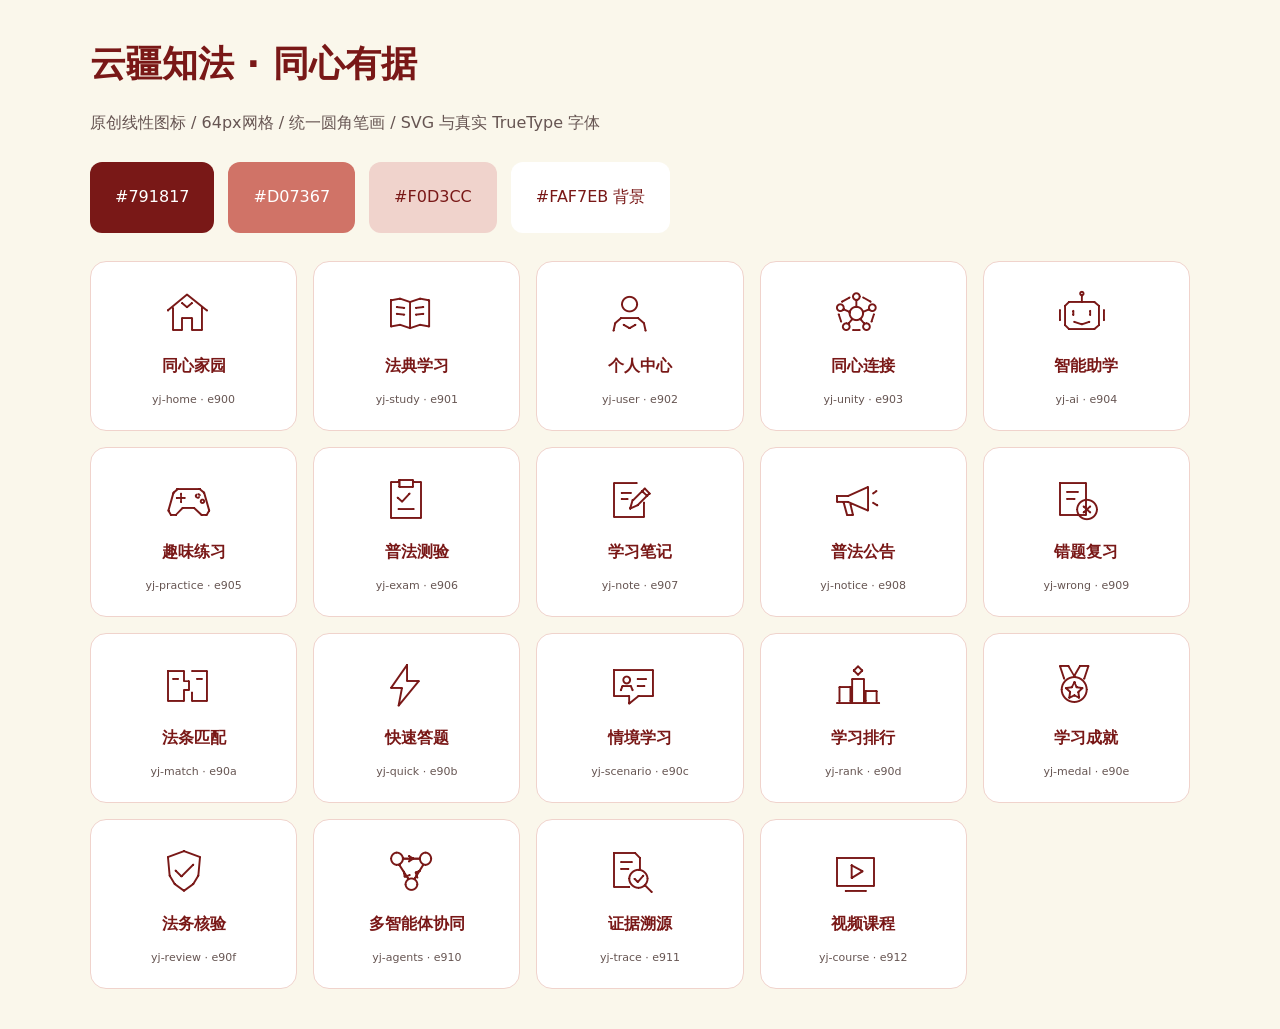
<file: src/main/resources/static/console/icons.html>
<!doctype html><html lang="zh-CN"><meta charset="utf-8"><title>云疆知法 · 原创图标</title><link rel="stylesheet" href="icons/icons.css"><style>body{background:#faf7eb;color:#791817;font:16px system-ui;margin:40px auto;max-width:1100px}h1{font-size:36px}p{color:#665552}.grid{display:grid;grid-template-columns:repeat(5,1fr);gap:16px}article{background:#fff;border:1px solid #f0d3cc;padding:24px 12px;display:flex;align-items:center;flex-direction:column;gap:16px;border-radius:16px}.yj-icon{font-size:54px}small{font-size:11px;color:#665552}.palette{display:flex;gap:14px;margin:28px 0}.swatch{padding:25px;border-radius:12px}@media(max-width:700px){.grid{grid-template-columns:repeat(3,1fr)}body{margin:20px}}</style><h1>云疆知法 · 同心有据</h1><p>原创线性图标 / 64px网格 / 统一圆角笔画 / SVG 与真实 TrueType 字体</p><div class="palette"><span class="swatch" style="background:#791817;color:white">#791817</span><span class="swatch" style="background:#d07367;color:white">#D07367</span><span class="swatch" style="background:#f0d3cc">#F0D3CC</span><span class="swatch" style="background:#fff">#FAF7EB 背景</span></div><div class="grid"><article><i class="yj-icon yj-home"></i><b>同心家园</b><small>yj-home · e900</small></article><article><i class="yj-icon yj-study"></i><b>法典学习</b><small>yj-study · e901</small></article><article><i class="yj-icon yj-user"></i><b>个人中心</b><small>yj-user · e902</small></article><article><i class="yj-icon yj-unity"></i><b>同心连接</b><small>yj-unity · e903</small></article><article><i class="yj-icon yj-ai"></i><b>智能助学</b><small>yj-ai · e904</small></article><article><i class="yj-icon yj-practice"></i><b>趣味练习</b><small>yj-practice · e905</small></article><article><i class="yj-icon yj-exam"></i><b>普法测验</b><small>yj-exam · e906</small></article><article><i class="yj-icon yj-note"></i><b>学习笔记</b><small>yj-note · e907</small></article><article><i class="yj-icon yj-notice"></i><b>普法公告</b><small>yj-notice · e908</small></article><article><i class="yj-icon yj-wrong"></i><b>错题复习</b><small>yj-wrong · e909</small></article><article><i class="yj-icon yj-match"></i><b>法条匹配</b><small>yj-match · e90a</small></article><article><i class="yj-icon yj-quick"></i><b>快速答题</b><small>yj-quick · e90b</small></article><article><i class="yj-icon yj-scenario"></i><b>情境学习</b><small>yj-scenario · e90c</small></article><article><i class="yj-icon yj-rank"></i><b>学习排行</b><small>yj-rank · e90d</small></article><article><i class="yj-icon yj-medal"></i><b>学习成就</b><small>yj-medal · e90e</small></article><article><i class="yj-icon yj-review"></i><b>法务核验</b><small>yj-review · e90f</small></article><article><i class="yj-icon yj-agents"></i><b>多智能体协同</b><small>yj-agents · e910</small></article><article><i class="yj-icon yj-trace"></i><b>证据溯源</b><small>yj-trace · e911</small></article><article><i class="yj-icon yj-course"></i><b>视频课程</b><small>yj-course · e912</small></article></div></html>
</file>
<file: src/main/resources/static/console/icons/icons.css>
@font-face{font-family:yunjiang;src:url("./yunjiang-icons-v2.woff") format("woff"),url("./yunjiang-icons-v2.ttf") format("truetype");font-weight:normal;font-style:normal;font-display:block;}
.yj-icon.yj-icon{font-family:yunjiang!important;font-style:normal;font-weight:normal;line-height:1;display:inline-block;}
.yj-home:before{content:"\e900";}
.yj-study:before{content:"\e901";}
.yj-user:before{content:"\e902";}
.yj-unity:before{content:"\e903";}
.yj-ai:before{content:"\e904";}
.yj-practice:before{content:"\e905";}
.yj-exam:before{content:"\e906";}
.yj-note:before{content:"\e907";}
.yj-notice:before{content:"\e908";}
.yj-wrong:before{content:"\e909";}
.yj-match:before{content:"\e90a";}
.yj-quick:before{content:"\e90b";}
.yj-scenario:before{content:"\e90c";}
.yj-rank:before{content:"\e90d";}
.yj-medal:before{content:"\e90e";}
.yj-review:before{content:"\e90f";}
.yj-agents:before{content:"\e910";}
.yj-trace:before{content:"\e911";}
.yj-course:before{content:"\e912";}
</file>
